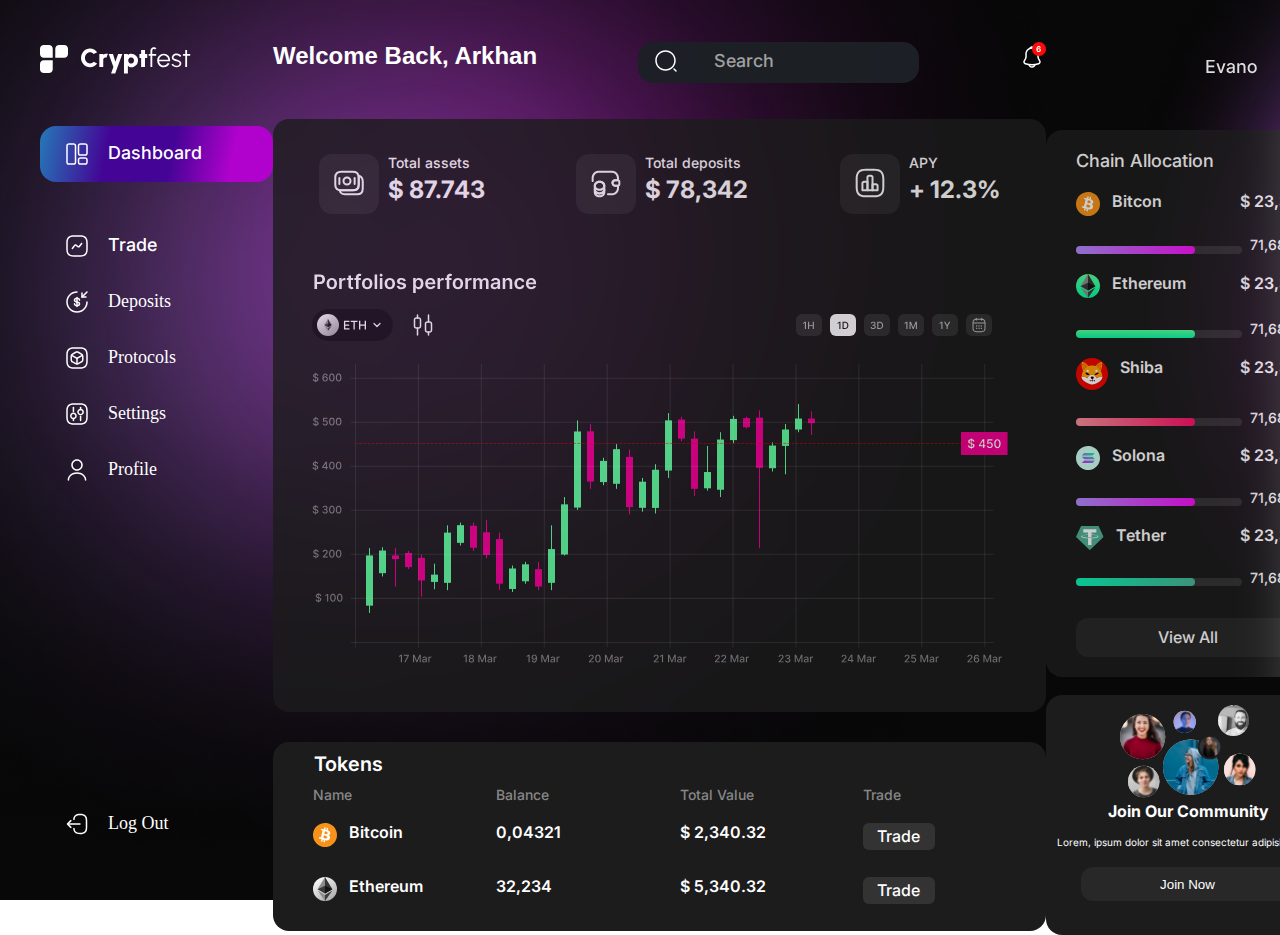
<file: Dashboard-main/src/index.html>
<!DOCTYPE html>
<html lang="en">

<head>
    <meta charset="UTF-8">
    <meta http-equiv="X-UA-Compatible" content="IE=edge">
    <meta name="viewport" content="width=device-width, initial-scale=1.0">
    <link rel="stylesheet" href="css/main.css">
    <link rel="preconnect" href="https://fonts.googleapis.com">
    <link rel="preconnect" href="https://fonts.gstatic.com" crossorigin>
    <link href="https://fonts.googleapis.com/css2?family=Inter:wght@500&display=swap" rel="stylesheet">
    <link href="https://fonts.googleapis.com/css2?family=Inter:wght@600&display=swap" rel="stylesheet">
    <title>Document</title>
</head>

<body>
    <div class="container">
        <div id="left-box">
            <div id="logo">
                <img src="Asserts/icon/24/Logo.svg" alt="">
            </div>
            <div class="access-menu">
                <div id="dashboard">
                    <i> <img src="Asserts/icon/24/dasboard.svg" alt="dashboard-icon"></i>
                    <p>Dashboard</p>
                </div>
                <div id="trade">
                    <i><img src="Asserts/icon/24/trade.svg" alt="trade-icon"></i>
                    <p>Trade</p>
                </div>
                <div id="deposits">
                    <i><img src="Asserts/icon/24/donate.svg" alt="deposit-icon"></i>
                    <p>Deposits</p>
                </div>
                <div id="protocols">
                    <i><img src="Asserts/icon/24/protocols.svg" alt="protocol-icon"></i>
                    <p>Protocols</p>
                </div>
                <div id="settings">
                    <i><img src="Asserts/icon/24/setting.svg" alt="setting-icon"></i>
                    <p>Settings</p>
                </div>
                <div id="profile">
                    <i><img src="Asserts/icon/24/user.svg" alt="user-icon"></i>
                    <p>Profile</p>
                </div>
            </div>
            <div id="box-exit-button">
                <div class="exit-button">
                    <i><img src="Asserts/icon/24/logout-1 1.svg" alt=""></i>
                    <a href="#">Log Out</a>
                </div>
            </div>
        </div>
        <div id="center-box">
            <div class="header">
                <div id="text">
                    <h2>Welcome Back, Arkhan</h2>
                </div>
                <div class="search">
                    <i><img src="Asserts/icon/24/search.svg" alt="lupa-icon"></i>
                    <input type="text" class="input" placeholder="Search">
                </div>
                <i><img src="Asserts/icon/24/Notifications-with-6-alert.svg" alt="notification-icon"></i>
            </div>
            <div class="application-box">
                <div class="application-values">
                    <div id="total-assets">
                        <i><img src="Asserts/icon/24/moneys 1.svg" alt="assets-icon"></i>
                        <div class="assets-values">
                            <p id="title-assets">Total assets</p>
                            <p id="text-assets">$ 87.743</p>
                        </div>
                    </div>
                    <div id="total-deposits">
                        <i><img src="Asserts/icon/24/wallet-money 1.svg" alt="deposits-icon"></i>
                        <div class="deposits-values">
                            <p id="title-deposits">Total deposits</p>
                            <p id="text-deposits">$ 78,342</p>
                        </div>
                    </div>
                    <div id="apy">
                        <i><img src="Asserts/icon/24/chart-square 1.svg" alt="apy-icon"></i>
                        <div class="apy-values">
                            <p id="title-apy">APY</p>
                            <p id="text-apy">+ 12.3%</p>
                        </div>
                    </div>
                </div>
                <div class="grafic-image">
                    <img src="Asserts/image/Group 220.svg" alt="grafic-image">
                </div>
            </div>
            <div class="tokens">
                <h4>Tokens</h4>
                <div class="grid-tokens">
                    <p class="titles">Name</p>
                    <p class="titles">Balance</p>
                    <p class="titles">Total Value</p>
                    <p class="titles">Trade</p>
                    <div id="bitcoin-token">
                        <i><img src="Asserts/logo/24/bitcoin.svg" alt="bitcoin-icon"></i>
                        <p>Bitcoin</p>
                    </div>
                    <p class="values">0,04321</p>
                    <p class="values">$ 2,340.32</p>
                    <button class="button-trade">Trade</button>
                    <div id="ethereum-token">
                        <i><img src="Asserts/logo/24/ethereum.svg" alt="ethereum-icon"></i>
                        <p>Ethereum</p>
                    </div>
                    <p class="values">32,234</p>
                    <p class="values">$ 5,340.32</p>
                    <button class="button-trade">Trade</button>
                </div>
            </div>
        </div>
        <div id="right-box">
            <div id="user">
                <i><img src="Asserts/icon/24/User-login.svg" alt=""></i>
            </div>
            <div class="progress-box">
                <div class="chain-allocation">
                    <h4>Chain Allocation</h4>
                </div>
                <div id="bitcoin">
                    <div class="bitcoin-data">
                        <div id="bitcoin-name-logo">
                            <i><img src="Asserts/logo/24/bitcoin.svg" alt="bitcoin-icon"></i>
                            <p>Bitcon</p>
                        </div>
                        <div id="bitcoin-values">
                            <p>$ 23,3B</p>
                        </div>
                    </div>
                    <div class="progress-data">
                        <div id="progress-bar">
                            <div id="bar-bitcoin"></div>
                        </div>
                        <div id="progress-values">
                            <p>71,68%</p>
                        </div>
                    </div>
                </div>
                <div id="ethereum">
                    <div class="ethereum-data">
                        <div id="ethereum-name-logo">
                            <i><img src="Asserts/logo/24/ethereum.svg" alt="ethereum-icon"></i>
                            <p>Ethereum</p>
                        </div>
                        <div id="ethereum-values">
                            <p>$ 23,3B</p>
                        </div>
                    </div>
                    <div class="progress-data">
                        <div id="progress-bar">
                            <div id="bar-ethereum"></div>
                        </div>
                        <div id="progress-values">
                            <p>71,68%</p>
                        </div>
                    </div>
                </div>
                <div id="shiba">
                    <div class="shiba-data">
                        <div id="shiba-name-logo">
                            <i><img src="Asserts/icon/24/Frame 6.svg" alt="shiba-icon"></i>
                            <p>Shiba</p>
                        </div>
                        <div id="shiba-values">
                            <p>$ 23,3B</p>
                        </div>
                    </div>
                    <div class="progress-data">
                        <div id="progress-bar">
                            <div id="bar-shiba"></div>
                        </div>
                        <div id="progress-values">
                            <p>71,68%</p>
                        </div>
                    </div>
                </div>
                <div id="solona">
                    <div class="solona-data">
                        <div id="solona-name-logo">
                            <i><img src="Asserts/logo/24/solona.svg" alt="solona-icon"></i>
                            <p>Solona</p>
                        </div>
                        <div id="solona-values">
                            <p>$ 23,3B</p>
                        </div>
                    </div>
                    <div class="progress-data">
                        <div id="progress-bar">
                            <div id="bar-solona"></div>
                        </div>
                        <div id="progress-values">
                            <p>71,68%</p>
                        </div>
                    </div>
                </div>
                <div id="tether">
                    <div class="tether-data">
                        <div id="tether-name-logo">
                            <i><img src="Asserts/logo/24/tether.svg" alt="tether-icon"></i>
                            <p>Tether</p>
                        </div>
                        <div id="tether-values">
                            <p>$ 23,3B</p>
                        </div>
                    </div>
                    <div class="progress-data">
                        <div id="progress-bar">
                            <div id="bar-tether"></div>
                        </div>
                        <div id="progress-values">
                            <p>71,68%</p>
                        </div>
                    </div>
                </div>
                <button id="button">View All</button>
            </div>
            <div class="join">
                <div id="join-image">
                    <i><img src="Asserts/icon/24/Group 71.svg" alt=""></i>
                </div>
                <h4>Join Our Community</h4>
                <p>Lorem, ipsum dolor sit amet consectetur adipisicing elit.</p>
                <button id="join-button">Join Now</button>
            </div>
        </div>
    </div>
</body>

</html>
</file>
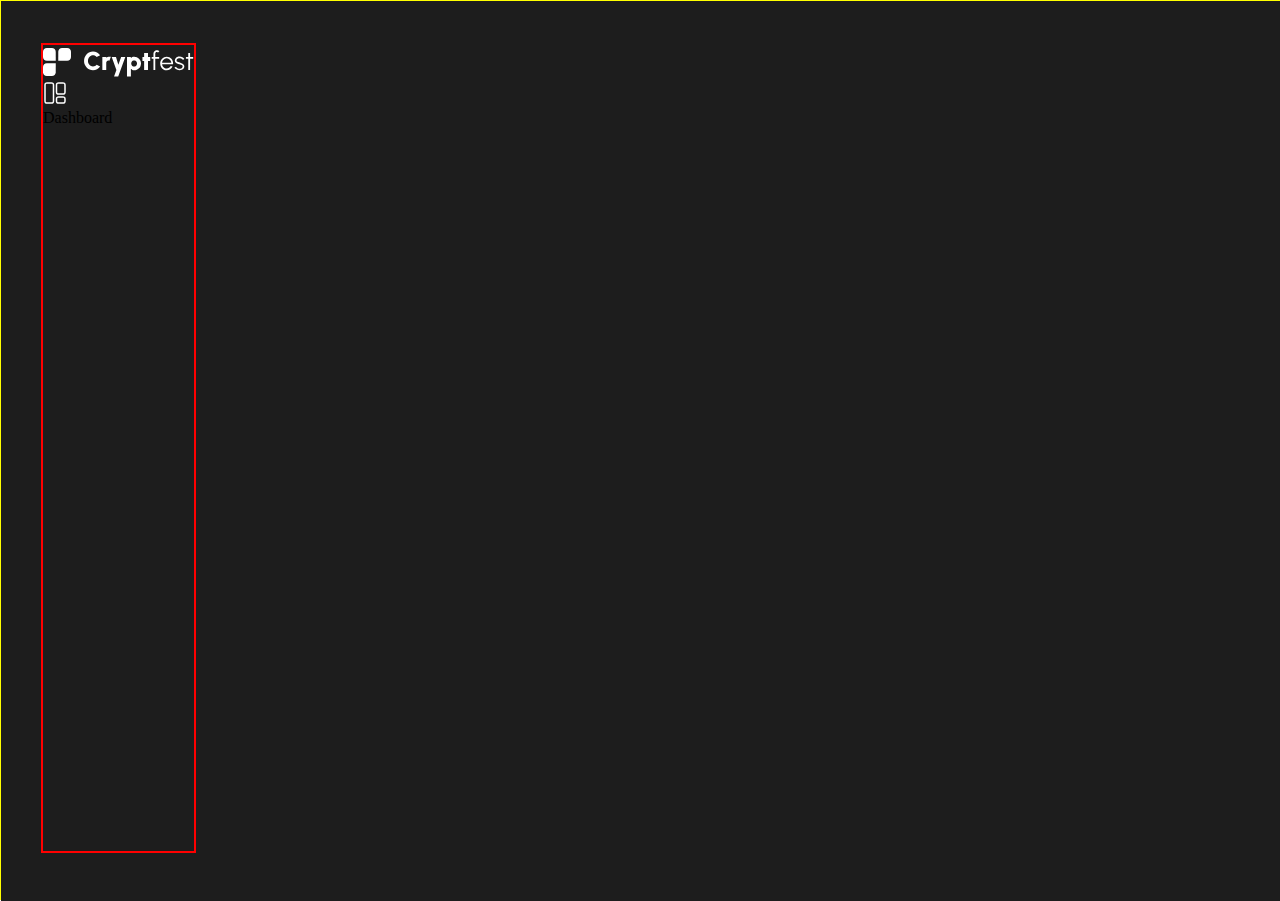
<file: DesafioDashbord/src/index.html>
<!DOCTYPE html>
<html lang="en">

<head>
  <meta charset="UTF-8">
  <meta http-equiv="X-UA-Compatible" content="IE=edge">
  <meta name="viewport" content="width=device-width, initial-scale=1.0">
  <link rel="stylesheet" href="css/main.css">
  <title>Document</title>
</head>

<body>
  <div class="container">
    <div id="left-box">
      <div id="logo">
        <img src="Asserts/icon/24/Logo.svg" alt="">
      </div>
      <div class="access-menu">
        <div id="dashboard">
          <i> <img src="Asserts/icon/24/dasboard.svg" alt=""></i>
          <p>Dashboard</p>
        </div>
        <div id="trade"></div>
        <div id="deposits"></div>
        <div id="protocols"></div>
        <div id="settings"></div>
        <div id="profile"></div>
      </div>
    </div>
    <div id="center-box"></div>
    <div id="right-box"></div>
  </div>
</body>

</html>
</file>
<file: Dashboard-main/src/css/main.css>
* {
  margin: 0;
  padding: 0;
  outline: 0;
  -webkit-box-sizing: border-box;
          box-sizing: border-box;
}

body {
  width: 100vw;
  height: 100vh;
  overflow: hidden;
}

.container {
  width: 100vw;
  height: 100vh;
  display: -webkit-box;
  display: -ms-flexbox;
  display: flex;
  -ms-flex-pack: distribute;
      justify-content: space-around;
  padding: 42px 40px 48px 40px;
  background-image: url(../Asserts/image/BG.png);
  background-position: center;
  background-repeat: no-repeat;
  background-size: cover;
  background-color: #080808;
}

.container #left-box {
  display: -webkit-box;
  display: -ms-flexbox;
  display: flex;
  -webkit-box-orient: vertical;
  -webkit-box-direction: normal;
      -ms-flex-direction: column;
          flex-direction: column;
}

.container #left-box .access-menu {
  display: -webkit-box;
  display: -ms-flexbox;
  display: flex;
  -webkit-box-orient: vertical;
  -webkit-box-direction: normal;
      -ms-flex-direction: column;
          flex-direction: column;
  margin-top: 48px;
}

.container #left-box .access-menu #dashboard {
  display: -webkit-box;
  display: -ms-flexbox;
  display: flex;
  background: linear-gradient(101.05deg, #1f8ebe -5.36%, #440495 29.46%, #440495 56.03%, #b102cd 81.92%);
  width: 233px;
  height: 56px;
  border-radius: 16px;
}

.container #left-box .access-menu #dashboard img {
  padding: 16px 0px 16px 25px;
}

.container #left-box .access-menu #dashboard p {
  font: normal 500 18px/ 22px "Inter", sans-serif;
  color: #fff;
  padding: 16px 71px 18px 19px;
}

.container #left-box .access-menu #trade {
  display: -webkit-box;
  display: -ms-flexbox;
  display: flex;
  width: 233px;
  height: 56px;
  border-radius: 16px;
  margin-top: 36px;
}

.container #left-box .access-menu #trade img {
  padding: 16px 0px 16px 25px;
}

.container #left-box .access-menu #trade p {
  font: normal 500 18px/ 22px "Inter", sans-serif;
  color: #fff;
  padding: 16px 71px 18px 19px;
}

.container #left-box .access-menu #trade:hover {
  cursor: pointer;
  background: linear-gradient(101.05deg, #1f8ebe -5.36%, #440495 29.46%, #440495 56.03%, #b102cd 81.92%);
  border-radius: 16px;
}

.container #left-box .access-menu #deposits {
  display: -webkit-box;
  display: -ms-flexbox;
  display: flex;
  width: 233px;
  height: 56px;
  border-radius: 16px;
}

.container #left-box .access-menu #deposits img {
  padding: 16px 0px 16px 25px;
}

.container #left-box .access-menu #deposits p {
  font: normal 500 18px/ 22px "Inter, sans-serif";
  color: #fff;
  padding: 16px 71px 18px 19px;
}

.container #left-box .access-menu #deposits:hover {
  cursor: pointer;
  background: linear-gradient(101.05deg, #1f8ebe -5.36%, #440495 29.46%, #440495 56.03%, #b102cd 81.92%);
  border-radius: 16px;
}

.container #left-box .access-menu #protocols {
  display: -webkit-box;
  display: -ms-flexbox;
  display: flex;
  width: 233px;
  height: 56px;
  border-radius: 16px;
}

.container #left-box .access-menu #protocols img {
  padding: 16px 0px 16px 25px;
}

.container #left-box .access-menu #protocols p {
  font: normal 500 18px/ 22px "Inter, sans-serif";
  color: #fff;
  padding: 16px 71px 18px 19px;
}

.container #left-box .access-menu #protocols:hover {
  cursor: pointer;
  background: linear-gradient(101.05deg, #1f8ebe -5.36%, #440495 29.46%, #440495 56.03%, #b102cd 81.92%);
  border-radius: 16px;
}

.container #left-box .access-menu #settings {
  display: -webkit-box;
  display: -ms-flexbox;
  display: flex;
  width: 233px;
  height: 56px;
  border-radius: 16px;
}

.container #left-box .access-menu #settings img {
  padding: 16px 0px 16px 25px;
}

.container #left-box .access-menu #settings p {
  font: normal 500 18px/ 22px "Inter, sans-serif";
  color: #fff;
  padding: 16px 71px 18px 19px;
}

.container #left-box .access-menu #settings:hover {
  cursor: pointer;
  background: linear-gradient(101.05deg, #1f8ebe -5.36%, #440495 29.46%, #440495 56.03%, #b102cd 81.92%);
  border-radius: 16px;
}

.container #left-box .access-menu #profile {
  display: -webkit-box;
  display: -ms-flexbox;
  display: flex;
  width: 233px;
  height: 56px;
  border-radius: 16px;
  cursor: pointer;
}

.container #left-box .access-menu #profile img {
  padding: 16px 0px 16px 25px;
}

.container #left-box .access-menu #profile p {
  font: normal 500 18px/ 22px "Inter, sans-serif";
  color: #fff;
  padding: 16px 71px 18px 19px;
}

.container #left-box .access-menu #profile:hover {
  cursor: pointer;
  background: linear-gradient(101.05deg, #1f8ebe -5.36%, #440495 29.46%, #440495 56.03%, #b102cd 81.92%);
  border-radius: 16px;
}

.container #left-box #box-exit-button {
  display: -webkit-box;
  display: -ms-flexbox;
  display: flex;
  -webkit-box-align: end;
      -ms-flex-align: end;
          align-items: flex-end;
  height: 50%;
}

.container #left-box #box-exit-button .exit-button {
  display: -webkit-box;
  display: -ms-flexbox;
  display: flex;
  width: 233px;
  height: 56px;
  border-radius: 16px;
}

.container #left-box #box-exit-button .exit-button img {
  padding: 16px 0px 16px 25px;
}

.container #left-box #box-exit-button .exit-button a {
  font: normal 500 18px/ 22px "Inter, sans-serif";
  text-decoration: none;
  padding: 16px 71px 18px 19px;
  color: #fff;
}

.container #left-box #box-exit-button .exit-button:hover {
  background: linear-gradient(101.05deg, #1f8ebe -5.36%, #440495 29.46%, #440495 56.03%, #b102cd 81.92%);
  border-radius: 16px;
}

.container #center-box {
  display: -webkit-box;
  display: -ms-flexbox;
  display: flex;
  -webkit-box-orient: vertical;
  -webkit-box-direction: normal;
      -ms-flex-direction: column;
          flex-direction: column;
}

.container #center-box .header {
  display: -webkit-box;
  display: -ms-flexbox;
  display: flex;
  -webkit-box-pack: justify;
      -ms-flex-pack: justify;
          justify-content: space-between;
  margin-bottom: 36px;
}

.container #center-box .header #text h2 {
  font: normal 600 24px/ 28px "Roboto", sans-serif;
  color: #fff;
}

.container #center-box .header .search {
  display: -webkit-box;
  display: -ms-flexbox;
  display: flex;
  border-radius: 16px;
  background-color: #1c1f25;
  width: 281px;
  height: 41px;
}

.container #center-box .header .search i {
  cursor: pointer;
  -ms-flex-item-align: center;
      -ms-grid-row-align: center;
      align-self: center;
  padding: 12px 20px 12px 16px;
}

.container #center-box .header .search input {
  background-color: rgba(28, 31, 37, 0.6);
  border-radius: 16px;
  border: none;
}

.container #center-box .header .search input::-webkit-input-placeholder {
  font: normal 500 18px/ 22px "Inter", sans-serif;
  color: #a0a0a0;
  padding: 12px 80px 12px 16px;
}

.container #center-box .header .search input:-ms-input-placeholder {
  font: normal 500 18px/ 22px "Inter", sans-serif;
  color: #a0a0a0;
  padding: 12px 80px 12px 16px;
}

.container #center-box .header .search input::-ms-input-placeholder {
  font: normal 500 18px/ 22px "Inter", sans-serif;
  color: #a0a0a0;
  padding: 12px 80px 12px 16px;
}

.container #center-box .header .search input::placeholder {
  font: normal 500 18px/ 22px "Inter", sans-serif;
  color: #a0a0a0;
  padding: 12px 80px 12px 16px;
}

.container #center-box .application-box {
  display: -webkit-box;
  display: -ms-flexbox;
  display: flex;
  -webkit-box-orient: vertical;
  -webkit-box-direction: normal;
      -ms-flex-direction: column;
          flex-direction: column;
  width: 773px;
  height: 593px;
  background: #1c1c1c;
  opacity: 0.8;
  -webkit-backdrop-filter: blur(20px);
          backdrop-filter: blur(20px);
  border-radius: 16px;
  -webkit-box-pack: center;
      -ms-flex-pack: center;
          justify-content: center;
}

.container #center-box .application-box .application-values {
  display: -webkit-box;
  display: -ms-flexbox;
  display: flex;
  -ms-flex-pack: distribute;
      justify-content: space-around;
  padding-top: 40px;
}

.container #center-box .application-box .application-values #total-assets {
  display: -webkit-box;
  display: -ms-flexbox;
  display: flex;
  height: 70px;
}

.container #center-box .application-box .application-values #total-assets i {
  width: 60px;
  height: 60px;
  background-color: rgba(176, 176, 176, 0.1);
  border-radius: 13px;
  margin-right: 9px;
}

.container #center-box .application-box .application-values #total-assets i img {
  padding: 13.5px 14px 14.67px 14px;
}

.container #center-box .application-box .application-values #total-assets .assets-values #title-assets {
  font: normal 500 14px/ 17px "Inter", sans-serif;
  color: #fff;
  margin-bottom: 4px;
}

.container #center-box .application-box .application-values #total-assets .assets-values #text-assets {
  font: normal 700 24px/ 29px "Inter", sans-serif;
  color: #fff;
}

.container #center-box .application-box .application-values #total-deposits {
  display: -webkit-box;
  display: -ms-flexbox;
  display: flex;
  height: 70px;
}

.container #center-box .application-box .application-values #total-deposits i {
  width: 60px;
  height: 60px;
  background-color: rgba(176, 176, 176, 0.1);
  border-radius: 13px;
  margin-right: 9px;
}

.container #center-box .application-box .application-values #total-deposits i img {
  padding: 13.5px 14px 14.67px 14px;
}

.container #center-box .application-box .application-values #total-deposits .deposits-values #title-deposits {
  font: normal 500 14px/ 17px "Inter", sans-serif;
  color: #fff;
  margin-bottom: 4px;
}

.container #center-box .application-box .application-values #total-deposits .deposits-values #text-deposits {
  font: normal 700 24px/ 29px "Inter", sans-serif;
  color: #fff;
}

.container #center-box .application-box .application-values #apy {
  display: -webkit-box;
  display: -ms-flexbox;
  display: flex;
  height: 70px;
}

.container #center-box .application-box .application-values #apy i {
  width: 60px;
  height: 60px;
  background-color: rgba(176, 176, 176, 0.1);
  border-radius: 13px;
  margin-right: 9px;
}

.container #center-box .application-box .application-values #apy i img {
  padding: 13.5px 14px 14.67px 14px;
}

.container #center-box .application-box .application-values #apy .apy-values #title-apy {
  font: normal 500 14px/ 17px "Inter", sans-serif;
  color: #fff;
  margin-bottom: 4px;
}

.container #center-box .application-box .application-values #apy .apy-values #text-apy {
  font: normal 700 24px/ 29px "Inter", sans-serif;
  color: #fff;
}

.container #center-box .application-box .grafic-image {
  padding: 46px 38.42px 47.63px 39px;
}

.container #center-box .tokens {
  border-radius: 16px;
  margin-top: 30px;
  background-color: #1c1c1c;
}

.container #center-box .tokens h4 {
  font: normal 600 20px/ 24px "Inter", sans-serif;
  color: #fff;
  padding: 10px 0 0 41px;
}

.container #center-box .tokens .grid-tokens {
  display: -ms-grid;
  display: grid;
  -ms-grid-columns: 1fr 1fr 1fr 1fr;
      grid-template-columns: 1fr 1fr 1fr 1fr;
  padding: 0 0 0 40px;
}

.container #center-box .tokens .grid-tokens .titles {
  font: normal 500 14px/ 17px "Inter", sans-serif;
  color: #878787;
  padding: 10px 0 20px 0;
}

.container #center-box .tokens .grid-tokens .values {
  font: normal 600 16px/ 19px "Inter", sans-serif;
  color: #fff;
  padding: 0 0 35px 0;
}

.container #center-box .tokens .grid-tokens .button-trade {
  width: 72px;
  height: 27px;
  background-color: rgba(255, 255, 255, 0.1);
  border-radius: 6px;
  font: normal 500 16px/ 19px "Inter", sans-serif;
  color: #fff;
  border: none;
  cursor: pointer;
}

.container #center-box .tokens #bitcoin-token {
  display: -webkit-box;
  display: -ms-flexbox;
  display: flex;
}

.container #center-box .tokens #bitcoin-token p {
  font: normal 600 16px/ 19px "Inter", sans-serif;
  color: #fff;
  margin-left: 12px;
}

.container #center-box .tokens #ethereum-token {
  display: -webkit-box;
  display: -ms-flexbox;
  display: flex;
}

.container #center-box .tokens #ethereum-token img {
  background: linear-gradient(144.64deg, #ffffff 6.13%, rgba(217, 217, 217, 0.71) 99.08%);
  border-radius: 25px;
}

.container #center-box .tokens #ethereum-token p {
  font: normal 600 16px/ 19px "Inter", sans-serif;
  color: #fff;
  margin-left: 12px;
}

.container #right-box {
  display: -webkit-box;
  display: -ms-flexbox;
  display: flex;
  -webkit-box-orient: vertical;
  -webkit-box-direction: normal;
      -ms-flex-direction: column;
          flex-direction: column;
}

.container #right-box #user {
  display: -webkit-box;
  display: -ms-flexbox;
  display: flex;
  -webkit-box-pack: end;
      -ms-flex-pack: end;
          justify-content: flex-end;
}

.container #right-box .progress-box {
  display: -webkit-box;
  display: -ms-flexbox;
  display: flex;
  -webkit-box-orient: vertical;
  -webkit-box-direction: normal;
      -ms-flex-direction: column;
          flex-direction: column;
  margin-top: 36px;
  padding: 20px 30px 20px 30px;
  background: #1c1c1c;
  opacity: 0.8;
  -webkit-backdrop-filter: blur(20px);
          backdrop-filter: blur(20px);
  border-radius: 16px;
}

.container #right-box .progress-box .chain-allocation {
  display: -webkit-box;
  display: -ms-flexbox;
  display: flex;
  margin-bottom: 20px;
}

.container #right-box .progress-box .chain-allocation h4 {
  font: normal 500 18px/ 22px "Inter", sans-serif;
  color: #fff;
}

.container #right-box .progress-box #bitcoin {
  display: -webkit-box;
  display: -ms-flexbox;
  display: flex;
  -webkit-box-orient: vertical;
  -webkit-box-direction: normal;
      -ms-flex-direction: column;
          flex-direction: column;
  -ms-flex-line-pack: center;
      align-content: center;
  width: 224px;
  max-height: -webkit-max-content;
  max-height: -moz-max-content;
  max-height: max-content;
}

.container #right-box .progress-box #bitcoin .bitcoin-data {
  display: -webkit-box;
  display: -ms-flexbox;
  display: flex;
  -webkit-box-pack: justify;
      -ms-flex-pack: justify;
          justify-content: space-between;
}

.container #right-box .progress-box #bitcoin .bitcoin-data #bitcoin-name-logo {
  display: -webkit-box;
  display: -ms-flexbox;
  display: flex;
}

.container #right-box .progress-box #bitcoin .bitcoin-data #bitcoin-name-logo p {
  font: normal 600 16px/ 19px "Inter", sans-serif;
  color: #fff;
  padding: 0 0 0 12px;
}

.container #right-box .progress-box #bitcoin .bitcoin-data #bitcoin-values p {
  font: normal 600 16px/ 19px "Inter", sans-serif;
  color: #fff;
}

.container #right-box .progress-box #bitcoin .progress-data {
  display: -webkit-box;
  display: -ms-flexbox;
  display: flex;
  -webkit-box-pack: justify;
      -ms-flex-pack: justify;
          justify-content: space-between;
}

.container #right-box .progress-box #bitcoin .progress-data #progress-bar {
  display: -webkit-box;
  display: -ms-flexbox;
  display: flex;
  -ms-flex-item-align: end;
      align-self: flex-end;
  width: 168px;
  height: 8px;
  background-color: #353535;
  border-radius: 100px;
}

.container #right-box .progress-box #bitcoin .progress-data #progress-bar #bar-bitcoin {
  width: 71.68%;
  background: linear-gradient(268.5deg, #fb03f5 -11.69%, #aa9cff 112.48%);
  border-radius: 100px;
}

.container #right-box .progress-box #bitcoin .progress-data #progress-values {
  display: -webkit-box;
  display: -ms-flexbox;
  display: flex;
  margin-top: 15px;
  margin-left: 8px;
}

.container #right-box .progress-box #bitcoin .progress-data #progress-values p {
  font: normal 500 14px/ 19px "Inter", sans-serif;
  color: #fff;
}

.container #right-box .progress-box #ethereum {
  display: -webkit-box;
  display: -ms-flexbox;
  display: flex;
  -webkit-box-orient: vertical;
  -webkit-box-direction: normal;
      -ms-flex-direction: column;
          flex-direction: column;
  -ms-flex-line-pack: center;
      align-content: center;
  width: 224px;
  max-height: -webkit-max-content;
  max-height: -moz-max-content;
  max-height: max-content;
  margin-top: 20px;
}

.container #right-box .progress-box #ethereum .ethereum-data {
  display: -webkit-box;
  display: -ms-flexbox;
  display: flex;
  -webkit-box-pack: justify;
      -ms-flex-pack: justify;
          justify-content: space-between;
}

.container #right-box .progress-box #ethereum .ethereum-data #ethereum-name-logo {
  display: -webkit-box;
  display: -ms-flexbox;
  display: flex;
}

.container #right-box .progress-box #ethereum .ethereum-data #ethereum-name-logo img {
  background: -webkit-gradient(linear, left top, left bottom, from(#5cff9c), to(#00ffa3));
  background: linear-gradient(180deg, #5cff9c 0%, #00ffa3 100%);
  border-radius: 100px;
}

.container #right-box .progress-box #ethereum .ethereum-data #ethereum-name-logo p {
  font: normal 600 16px/ 19px "Inter", sans-serif;
  color: #fff;
  padding: 0 0 0 12px;
}

.container #right-box .progress-box #ethereum .ethereum-data #ethereum-values p {
  font: normal 600 16px/ 19px "Inter", sans-serif;
  color: #fff;
}

.container #right-box .progress-box #ethereum .progress-data {
  display: -webkit-box;
  display: -ms-flexbox;
  display: flex;
  -webkit-box-pack: justify;
      -ms-flex-pack: justify;
          justify-content: space-between;
}

.container #right-box .progress-box #ethereum .progress-data #progress-bar {
  display: -webkit-box;
  display: -ms-flexbox;
  display: flex;
  -ms-flex-item-align: end;
      align-self: flex-end;
  width: 168px;
  height: 8px;
  background-color: #353535;
  border-radius: 100px;
}

.container #right-box .progress-box #ethereum .progress-data #progress-bar #bar-ethereum {
  width: 71.68%;
  background: -webkit-gradient(linear, left top, left bottom, from(#5cff9c), to(#00ffa3));
  background: linear-gradient(180deg, #5cff9c 0%, #00ffa3 100%);
  border-radius: 100px;
}

.container #right-box .progress-box #ethereum .progress-data #progress-values {
  display: -webkit-box;
  display: -ms-flexbox;
  display: flex;
  margin-top: 17px;
  margin-left: 8px;
}

.container #right-box .progress-box #ethereum .progress-data #progress-values p {
  font: normal 500 14px/ 19px "Inter", sans-serif;
  color: #fff;
}

.container #right-box .progress-box #shiba {
  display: -webkit-box;
  display: -ms-flexbox;
  display: flex;
  -webkit-box-orient: vertical;
  -webkit-box-direction: normal;
      -ms-flex-direction: column;
          flex-direction: column;
  -ms-flex-line-pack: center;
      align-content: center;
  width: 224px;
  max-height: -webkit-max-content;
  max-height: -moz-max-content;
  max-height: max-content;
  margin-top: 20px;
}

.container #right-box .progress-box #shiba .shiba-data {
  display: -webkit-box;
  display: -ms-flexbox;
  display: flex;
  -webkit-box-pack: justify;
      -ms-flex-pack: justify;
          justify-content: space-between;
}

.container #right-box .progress-box #shiba .shiba-data #shiba-name-logo {
  display: -webkit-box;
  display: -ms-flexbox;
  display: flex;
}

.container #right-box .progress-box #shiba .shiba-data p {
  font: normal 600 16px/ 19px "Inter", sans-serif;
  color: #fff;
  padding: 0 0 0 12px;
}

.container #right-box .progress-box #shiba #shiba-values p {
  font: normal 600 16px/ 19px "Inter", sans-serif;
  color: #fff;
}

.container #right-box .progress-box #shiba .progress-data {
  display: -webkit-box;
  display: -ms-flexbox;
  display: flex;
  -webkit-box-pack: justify;
      -ms-flex-pack: justify;
          justify-content: space-between;
}

.container #right-box .progress-box #shiba .progress-data #progress-bar {
  display: -webkit-box;
  display: -ms-flexbox;
  display: flex;
  -ms-flex-item-align: end;
      align-self: flex-end;
  width: 168px;
  height: 8px;
  background-color: #353535;
  border-radius: 100px;
}

.container #right-box .progress-box #shiba .progress-data #progress-bar #bar-shiba {
  width: 71.68%;
  background: linear-gradient(268.5deg, #fb035c -11.69%, #fa9fa5 112.48%);
  border-radius: 100px;
}

.container #right-box .progress-box #shiba .progress-data #progress-values {
  display: -webkit-box;
  display: -ms-flexbox;
  display: flex;
  margin-top: 15px;
  margin-left: 8px;
}

.container #right-box .progress-box #shiba .progress-data #progress-values p {
  font: normal 500 14px/ 17px "Inter", sans-serif;
  color: #fff;
}

.container #right-box .progress-box #solona {
  display: -webkit-box;
  display: -ms-flexbox;
  display: flex;
  -webkit-box-orient: vertical;
  -webkit-box-direction: normal;
      -ms-flex-direction: column;
          flex-direction: column;
  -ms-flex-line-pack: center;
      align-content: center;
  width: 224px;
  max-height: -webkit-max-content;
  max-height: -moz-max-content;
  max-height: max-content;
  margin-top: 20px;
}

.container #right-box .progress-box #solona .solona-data {
  display: -webkit-box;
  display: -ms-flexbox;
  display: flex;
  -webkit-box-pack: justify;
      -ms-flex-pack: justify;
          justify-content: space-between;
}

.container #right-box .progress-box #solona .solona-data #solona-name-logo {
  display: -webkit-box;
  display: -ms-flexbox;
  display: flex;
}

.container #right-box .progress-box #solona .solona-data #solona-name-logo p {
  font: normal 600 16px/ 19px "Inter", sans-serif;
  color: #fff;
  padding: 0 0 0 12px;
}

.container #right-box .progress-box #solona .solona-data #solona-values p {
  font: normal 600 16px/ 19px "Inter", sans-serif;
  color: #fff;
}

.container #right-box .progress-box #solona .progress-data {
  display: -webkit-box;
  display: -ms-flexbox;
  display: flex;
  -webkit-box-pack: justify;
      -ms-flex-pack: justify;
          justify-content: space-between;
}

.container #right-box .progress-box #solona .progress-data #progress-bar {
  display: -webkit-box;
  display: -ms-flexbox;
  display: flex;
  -ms-flex-item-align: end;
      align-self: flex-end;
  width: 168px;
  height: 8px;
  background-color: #353535;
  border-radius: 100px;
}

.container #right-box .progress-box #solona .progress-data #progress-bar #bar-solona {
  width: 71.68%;
  background: linear-gradient(268.5deg, #fb03f5 -11.69%, #aa9cff 112.48%);
  border-radius: 100px;
}

.container #right-box .progress-box #solona .progress-data #progress-values {
  display: -webkit-box;
  display: -ms-flexbox;
  display: flex;
  margin-top: 15px;
  margin-left: 8px;
}

.container #right-box .progress-box #solona .progress-data #progress-values p {
  font: normal 500 14px/ 17px "Inter", sans-serif;
  color: #fff;
}

.container #right-box .progress-box #tether {
  display: -webkit-box;
  display: -ms-flexbox;
  display: flex;
  -webkit-box-orient: vertical;
  -webkit-box-direction: normal;
      -ms-flex-direction: column;
          flex-direction: column;
  -ms-flex-line-pack: center;
      align-content: center;
  width: 224px;
  max-height: -webkit-max-content;
  max-height: -moz-max-content;
  max-height: max-content;
  margin-top: 20px;
}

.container #right-box .progress-box #tether .tether-data {
  display: -webkit-box;
  display: -ms-flexbox;
  display: flex;
  -webkit-box-pack: justify;
      -ms-flex-pack: justify;
          justify-content: space-between;
}

.container #right-box .progress-box #tether .tether-data #tether-name-logo {
  display: -webkit-box;
  display: -ms-flexbox;
  display: flex;
}

.container #right-box .progress-box #tether .tether-data #tether-name-logo p {
  font: normal 600 16px/ 19px "Inter", sans-serif;
  color: #fff;
  padding: 0 0 0 12px;
}

.container #right-box .progress-box #tether .tether-data #tether-values p {
  font: normal 600 16px/ 19px "Inter", sans-serif;
  color: #fff;
}

.container #right-box .progress-box #tether .progress-data {
  display: -webkit-box;
  display: -ms-flexbox;
  display: flex;
  -webkit-box-pack: justify;
      -ms-flex-pack: justify;
          justify-content: space-between;
}

.container #right-box .progress-box #tether .progress-data #progress-bar {
  display: -webkit-box;
  display: -ms-flexbox;
  display: flex;
  -ms-flex-item-align: end;
      align-self: flex-end;
  width: 168px;
  height: 8px;
  background-color: #353535;
  border-radius: 100px;
}

.container #right-box .progress-box #tether .progress-data #progress-bar #bar-tether {
  width: 71.68%;
  background: linear-gradient(268.5deg, #50af95 -11.69%, #00ffb9 112.48%);
  border-radius: 100px;
}

.container #right-box .progress-box #tether .progress-data #progress-values {
  display: -webkit-box;
  display: -ms-flexbox;
  display: flex;
  margin-top: 15px;
  margin-left: 8px;
}

.container #right-box .progress-box #tether .progress-data #progress-values p {
  font: normal 500 14px/ 17px "Inter", sans-serif;
  color: #fff;
}

.container #right-box .progress-box #button {
  width: 224px;
  height: 39px;
  margin-top: 32px;
  background-color: #282828;
  border: none;
  cursor: pointer;
  border-radius: 12px;
  font: normal 500 16px/ 19px "Inter", sans-serif;
  color: #fff;
}

.container #right-box .join {
  width: 284px;
  height: 281px;
  padding: 10px 5px;
  margin-top: 18px;
  background-color: #1c1c1c;
  border-radius: 16px;
  display: -webkit-box;
  display: -ms-flexbox;
  display: flex;
  -webkit-box-orient: vertical;
  -webkit-box-direction: normal;
      -ms-flex-direction: column;
          flex-direction: column;
  -webkit-box-pack: center;
      -ms-flex-pack: center;
          justify-content: center;
  -webkit-box-align: center;
      -ms-flex-align: center;
          align-items: center;
}

.container #right-box .join h4 {
  margin-bottom: 12px;
  font: normal 700 16px/ 19px "Inter", sans-serif;
  color: #fff;
}

.container #right-box .join p {
  margin-bottom: 15px;
  font: normal 400 10px/ 19px "Inter", sans-serif;
  color: #fff;
}

.container #right-box .join #join-button {
  margin-bottom: 24px;
  padding: 10px 80px 9px 79px;
  cursor: pointer;
  border: none;
  background-color: #282828;
  border-radius: 12px;
  color: #fff;
}
/*# sourceMappingURL=main.css.map */
</file>
<file: DesafioDashbord/src/css/main.css>
* {
  margin: 0;
  padding: 0;
  outline: 0;
  -webkit-box-sizing: border-box;
          box-sizing: border-box;
}

body {
  border: 1px solid yellow;
  width: 100vw;
  height: 100vh;
}

.container {
  width: 100vw;
  height: 100vh;
  display: -webkit-box;
  display: -ms-flexbox;
  display: flex;
  padding: 42px 40px 48px 40px;
  background-color: #1d1d1d;
}

.container #left-box {
  display: -webkit-box;
  display: -ms-flexbox;
  display: flex;
  -webkit-box-orient: vertical;
  -webkit-box-direction: normal;
      -ms-flex-direction: column;
          flex-direction: column;
  border: 2px solid red;
}
/*# sourceMappingURL=main.css.map */
</file>
